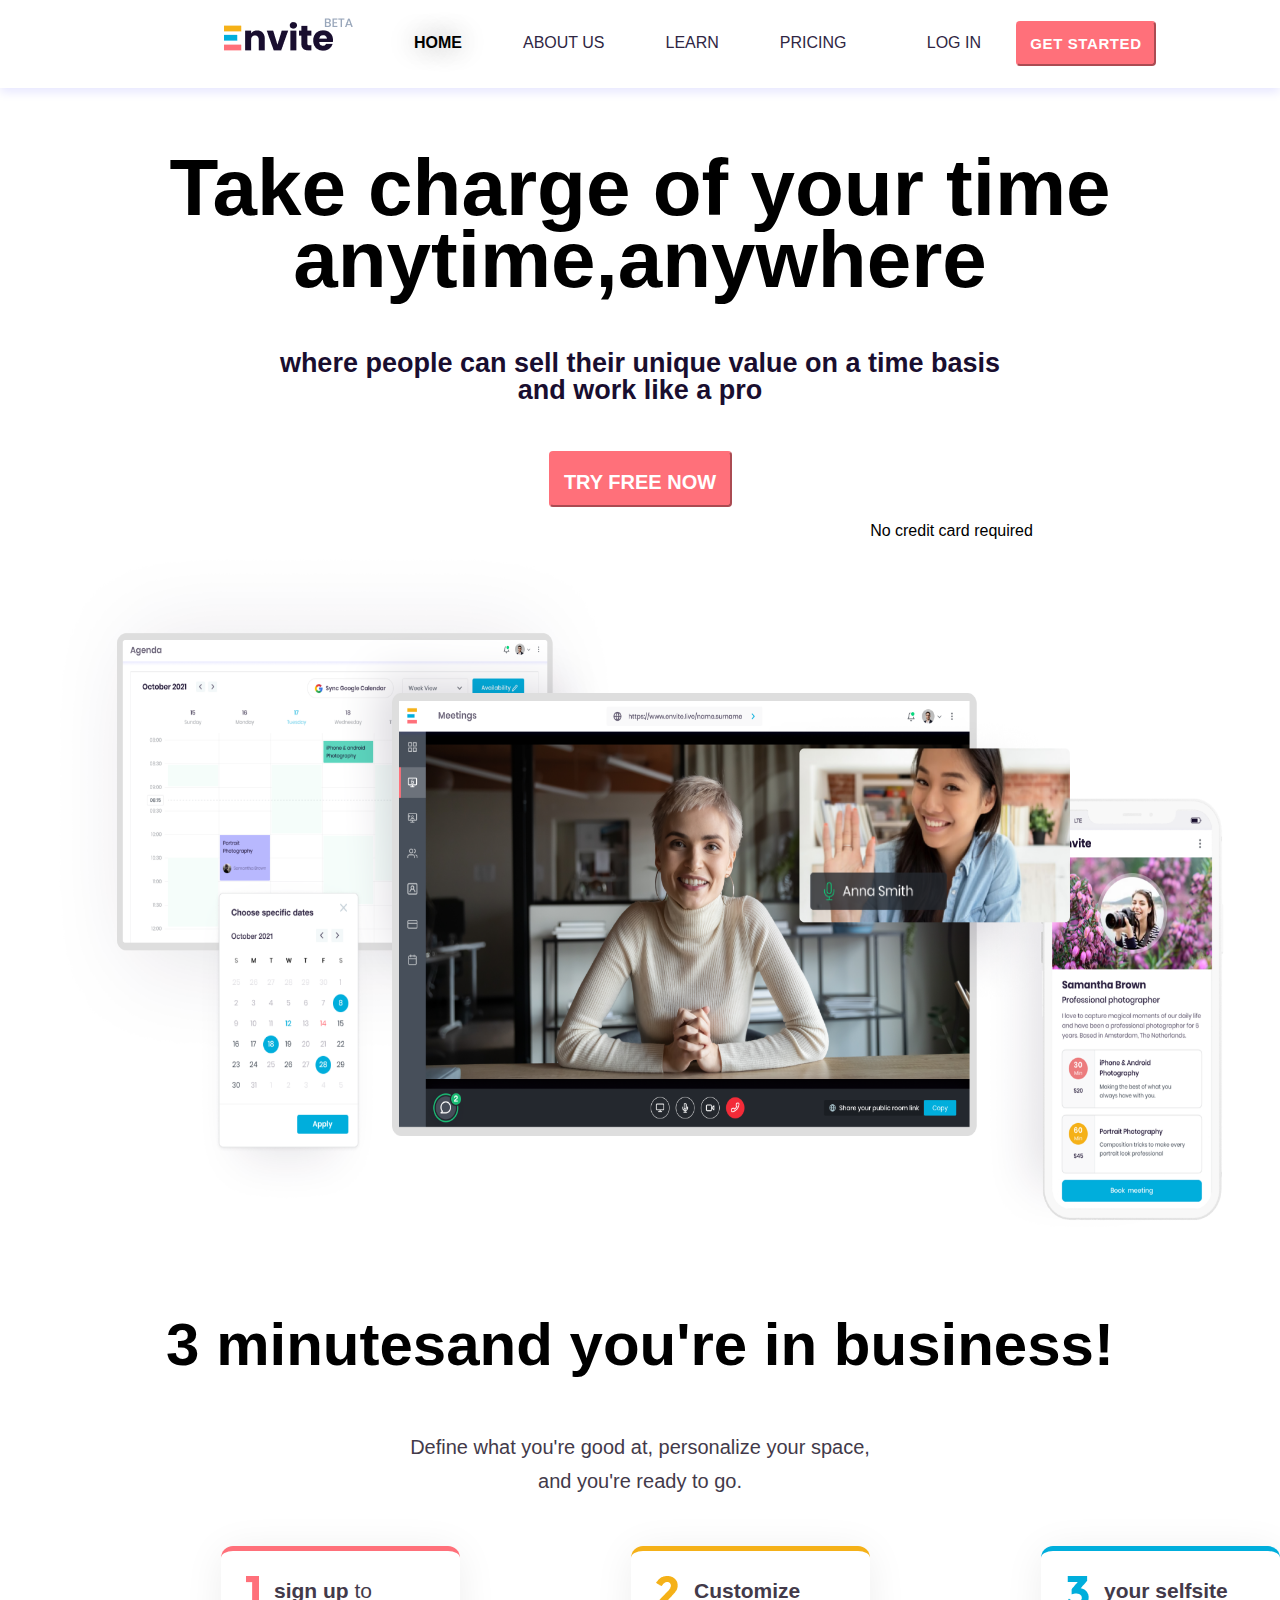
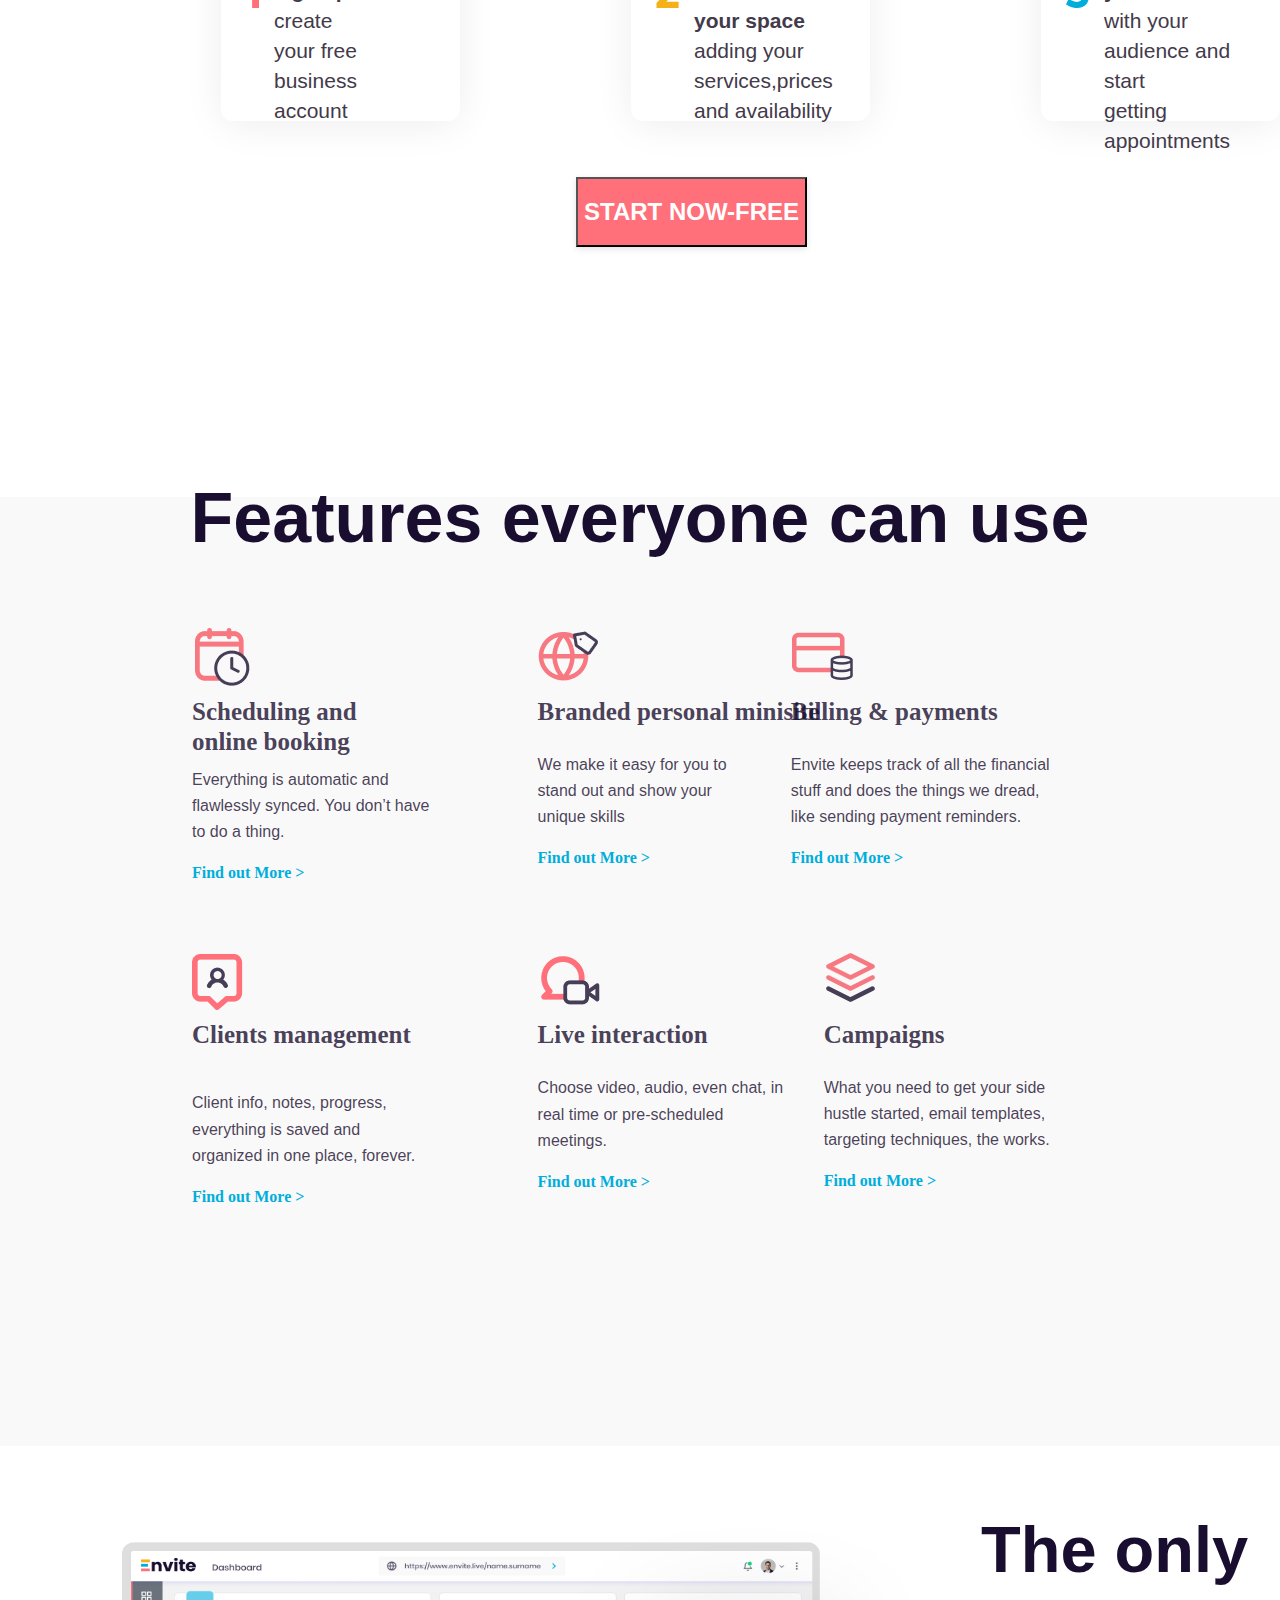
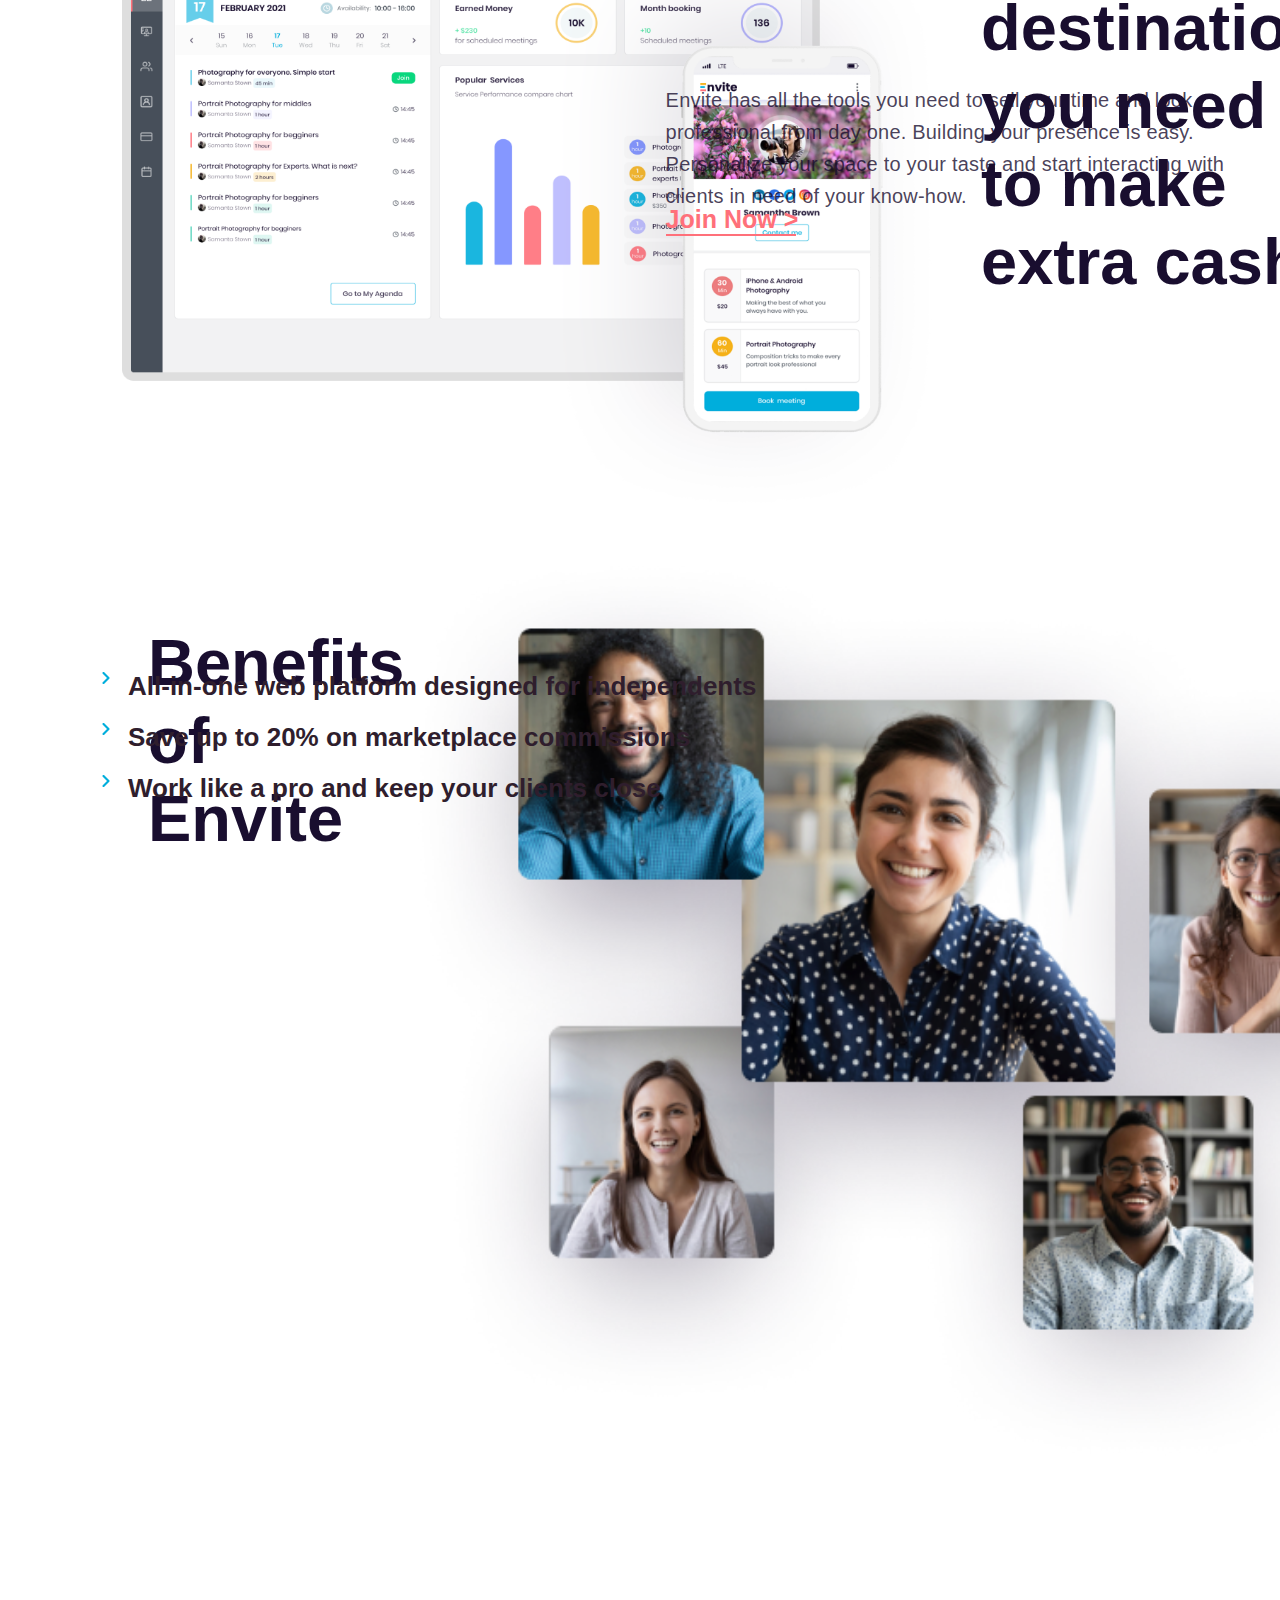
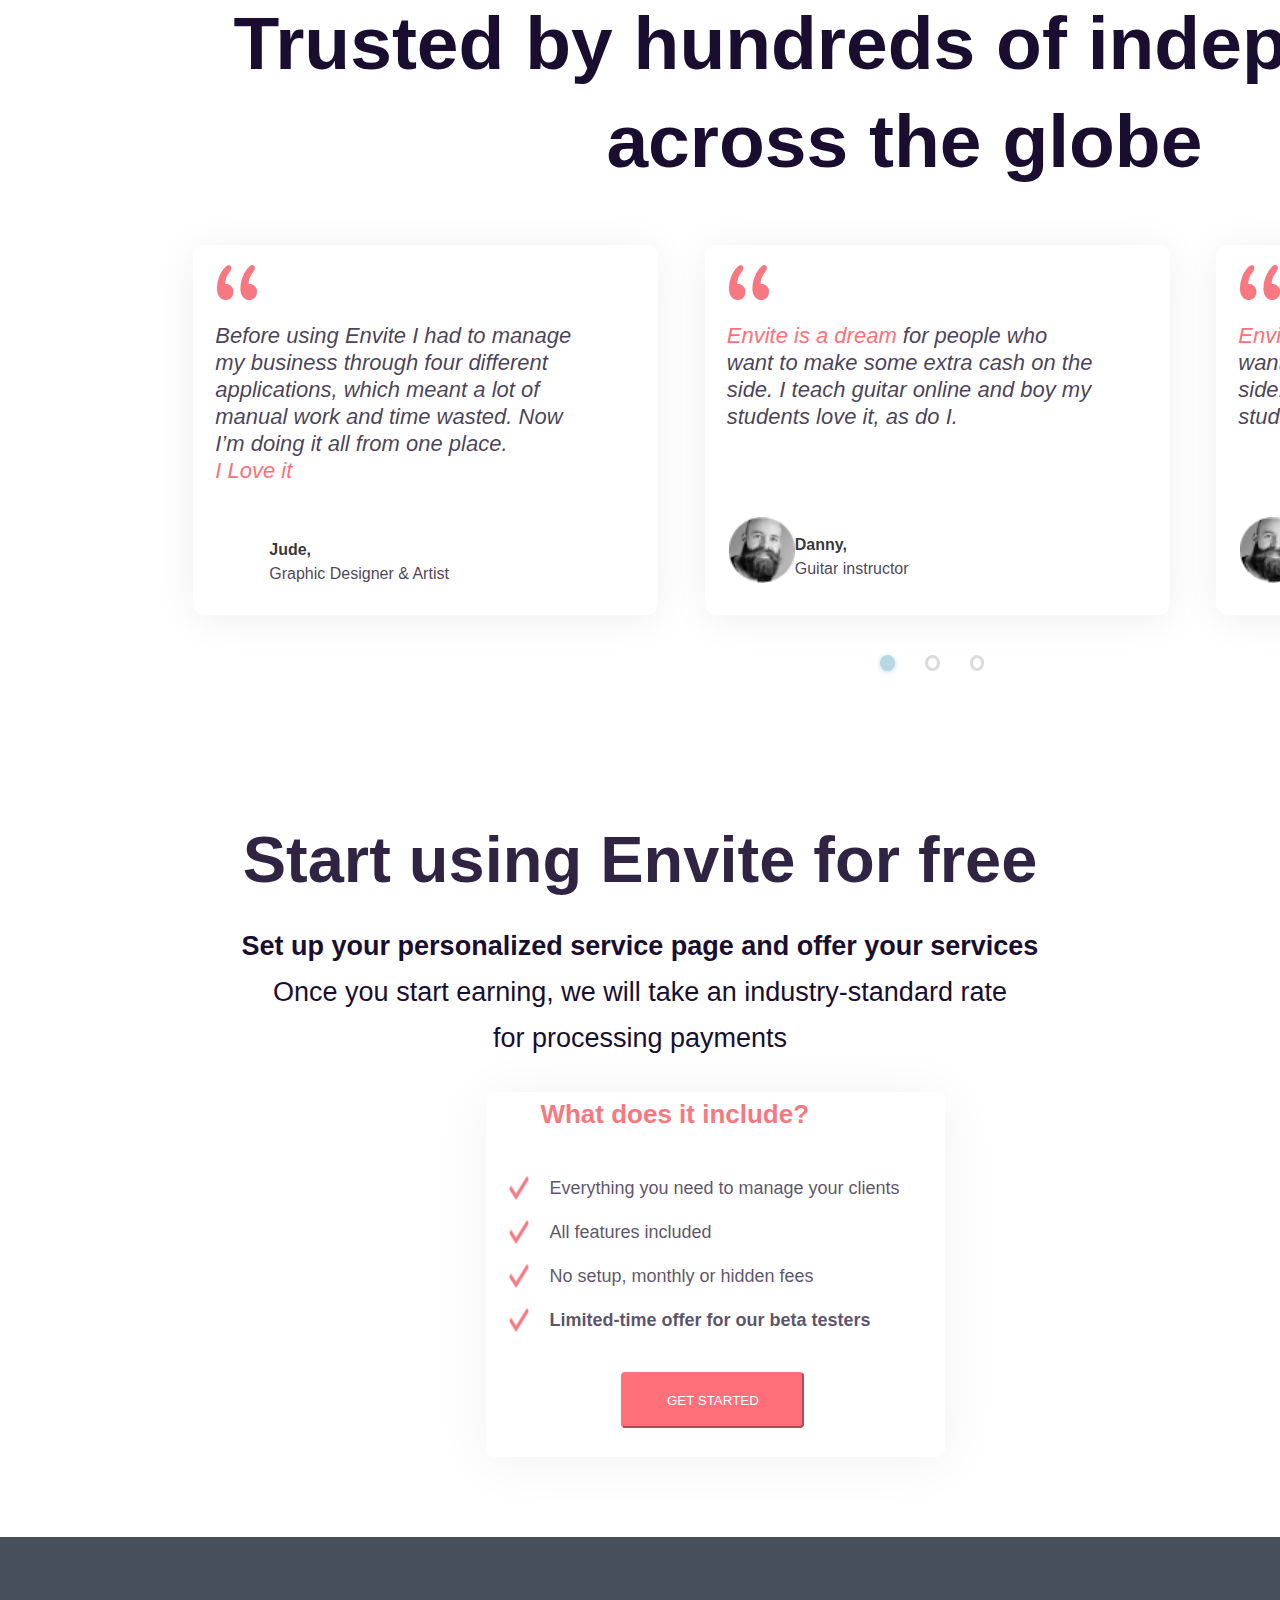
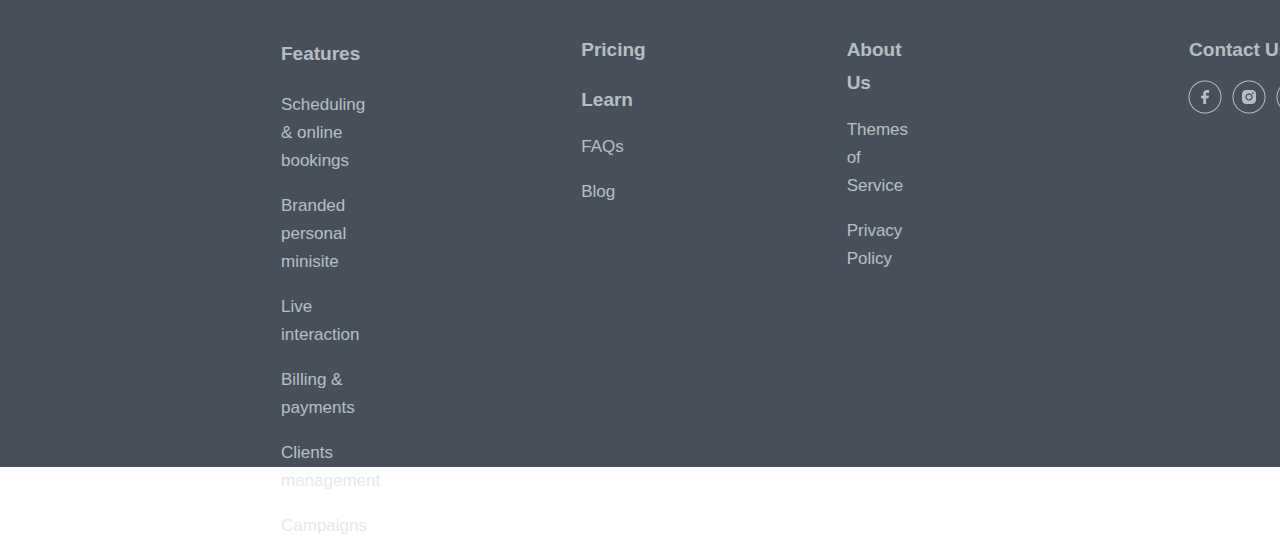
<file: index.html>
<!DOCTYPE html>
<html lang="en">
<head>
    <meta charset="UTF-8">
    <meta http-equiv="X-UA-Compatible" content="IE=edge">
    <meta name="viewport" content="width=device-width, initial-scale=1.0">
    <link rel="stylesheet" href="style.css"/>
    <title>გიორგი ბეჟაშვილი</title>
</head>
<body>
 
    <div class="menubar">
        <div class="leftmenu">
            <div class="logobar">
                <img src="photos/Group 2720.png">
            </div>
            <ul>
                <li><a class="active" href="index.html">HOME</a></li>
                <li><a href="about.html">ABOUT US</a></li>
                <li><a href="learn.html">LEARN</a></li>
                <li><a href="pricing.html">PRICING</a></li>
            </ul>
        </div>
        <div class="rightmenu">
            <ul>
            <li><a href="login.html">LOG IN</a></li>
            <button class="red_button8">GET STARTED</button>
           

            
        </ul>
        </div>
    </div>
    
   <div class="container">
       <h1 > Take charge of your time<br> anytime,anywhere  </h1>
       <div class="text2"> where people can sell their unique value on a time basis<br> and work like a pro</div>
       <button class="red_button"><h2>TRY FREE NOW </h2></button>
       <div class="text-below" > No credit card required  </div>

       <div class="img1"> 
            <img  width=1200 height=700    src="photos/Group 2680.png" alt="">
       </div>
       <div class="text3"><h2> 3 minutesand you're in business! </h2> </div>
       <div class="text4"> Define what you're good at, personalize your space,<br> and you're ready to go.</div>

       <div class="container2">
           <div class="box1"> 
               <div class="image">
                   <img src="photos/Vector.png">
                   </div>
                   <div class="text5"><b>sign up</b> to create<br> your free business<br> account </div>
       </div>
       <div class="box2"> 
        <div class="image">
            <img src="photos/Vector (1).png">
            </div>
            <div class="text5"><b>Customize your space</b><br>adding your services,prices<br>and availability </div>
</div>
<div class="box3"> 
    <div class="image">
        <img src="photos/Vector (2).png">
        </div>
        <div class="text5"><b>your selfsite</b> <br> with your audience and start<br> getting appointments </div>
</div>
    </Div>
    </div>

   
   <div class="nextbut">
    <button class="red_button2"><h2>START NOW-FREE </h2></button>
    </div>  
    <div class="features">
    <div class="features_1">
        <div class="text6"><h1>Features everyone can use</h1></div>
    </div>

       
    <div class="future">
        <div class="aura1">
        <img class="imagenext" src="photos/f1.png" alt="">
       <div> <p class="sched">  Scheduling and<br>
            online booking</p></div>
            <div class="next"><p>  Everything is automatic and <br>flawlessly synced. You don’t have <br>to do a thing. </p></div>
            <a class="blaing" href="somewhere" > Find out More ></a>
        </div>
        
        <div class="aura2">
            <img class="imagenext2" src="photos/f2.png" alt="">
        <div> <p class="sched2">  Branded personal minisite</p></div>
         <div class="next2"><p>  We make it easy for you to<br> stand out and show your<br> unique skills </p></div>
        <a class="blaing2" href="somewhere" > Find out More ></a>
    </div>

    <Div class="aura3">
         <img class="imagenext3" src="photos/f3.png" alt="">
         <div> <p class="sched3">  Billing & payments</p></div>
          <div class="next3"><p> Envite keeps track of all the financial<br> stuff and does the things we dread,<br> like sending payment reminders. </p></div>
         <a class="blaing3" href="somewhere" > Find out More ></a>
          </div>
  
        </div>
        <div class="future">
            <div class="aura1">
            <img class="imagenext" src="photos/f4.png" alt="">
           <div> <p class="sched"> Clients management</p></div>
                <div class="next"><p>Client info, notes, progress,<br> everything is saved and<br> organized in one place, forever.  </p></div>
                <a class="blaing" href="somewhere" > Find out More ></a>
            </div>
            
            <div class="aura2">
                <img class="imagenext2" src="photos/f5.png" alt="">
            <div> <p class="sched2">  Live interaction</p></div>
             <div class="next2"><p>  Choose video, audio, even chat, in<br> real time or pre-scheduled<br> meetings. </p></div>
            <a class="blaing2" href="somewhere" > Find out More ></a>
        </div>
    
        <Div class="aura3">
             <img class="imagenext3" src="photos/f6.png" alt="">
             <div> <p class="sched3">  Campaigns</p></div>
              <div class="next3"><p>  What you need to get your side<br> hustle started, email templates,<br> targeting techniques, the works. </p></div>
             <a class="blaing3" href="somewhere" > Find out More ></a>
              </div>
      
            </div>

        </Div>

        <div class="waking">
            <div class="photowake1"><img class="photowake" src="photos/Letsgo.png"></div>
            <div class="photonext"><p>   The only destination<br>
                you need to make<br>
                extra cash </p></div>
                <div class="photobelow"><p> Envite has all the tools you need to sell your time and look <br>
                    professional from day one. Building your presence is easy.<br>
                     Personalize your space to your taste and start interacting with<br>
                      clients in need of your know-how.
                      </p>   </div>
                      <div class="join"><a href="here"> Join Now > </a>
                    <div class="joinbelow"></div>
                    </div>
                      
        </div>
        
        <div class="wakingup">
            <div class="textfirst"><p>Benefits of Envite</p>  </div>
            <Div class="textsecond" ><img src="photos/Vector (3).png"> </Div>
            <div class="textsecond2"><h1>  All-in-one web platform designed for independents</h1></Div>
            
                <Div class="textsecond3" ><img src="photos/Vector (3).png"> </Div>
                <div class="textsecond4"><h1>Save up to 20% on marketplace commissions</h1></Div>

                    <Div class="textsecond5" ><img src="photos/Vector (3).png"> </Div>
                    <div class="textsecond6"><h1>Work like a pro and keep your clients close</h1></Div>   

                     <Div class="photojust"><img class="photojust2"  src="photos/gambare.png">       </Div>   
        </div>
        
        <div class="trusted">
            <p>Trusted by hundreds of independents across the globe
                </p>
               
        </div>

        <div class="boxer">
            <div class="boxer1">
                <div class="boxphoto"><img src="photos/box1.png">   </div>
                <div class="boxtext1"><p> Before using Envite I had to manage<br> my business through four  different<br> applications,
                     which meant a lot of<br> manual work and time wasted.
                      Now<br> I’m doing it all from one place.<br><span class="redye">I Love it</span></p>
                      
                </div>
                <div class="boxtext3"><p> <span class="jude">Jude,</span> <br>
                 <span class="graphic">   Graphic Designer & Artist </span>  </p></div>


            </div>

            <div class="boxer2">
                <div class="boxphoto"><img src="photos/box1.png">   </div>
                <div class="boxtext5"><p> <span class="envite">Envite is a dream</span> for people who<br> want to make some extra cash on the<br> side.
                     I teach guitar online and boy my<br> students love it, as do I.   </p></div>
                <div class="boxtext6"><img class="ovaluri" src="photos/Oval.png"><p> <span class="idkman">Danny,</span><br><span class="guitar">Guitar instructor</span></p></div>
                <div class="boxtext7"><p>    </p></div>
                <div class="boxtext8"><p>    </p></div>


            </div>

            <div class="boxer3">
                <div class="boxphoto"><img src="photos/box1.png">   </div>
                <div class="boxtext5"><p> <span class="envite">Envite is a dream</span> for people who<br> want to make some extra cash on the<br> side.
                    I teach guitar online and boy my<br> students love it, as do I.   </p></div>
               <div class="boxtext6"><img class="ovaluri" src="photos/Oval.png"><p> <span class="idkman">Danny,</span><br><span class="guitar">Guitar instructor</span></p></div>
                <div class="boxtext11"><p>    </p></div>
                <div class="boxtext12"><p>    </p></div>


            </div>

        </div>

    <div class="cmonman">
        <div class="start"> </div>
        <div class="start2"></div>
        <div class="start2"></div>
    </div>

    <div class="using">
        <div class="starting">Start using Envite for free   </div>
        <div class="set-up">Set up your personalized service page and offer your services</div>
        <div class="once">Once you start earning, we will take an industry-standard rate<br> for processing payments</div>
    </div>

    <div class="what">
        <div class="does"> What does it include?</div>
        <div class="nakrebi">
            <div class="nakrebi1">
      <img class="wichka" src="photos/wchk.png">
        <div class="evry">Everything you need to manage your clients</div>

    </div>

    <div class="nakrebi1">
        <img class="wichka" src="photos/wchk.png">
          <div class="evry">All features included</div>
  
      </div>
<div class="nakrebi1">
      <img class="wichka" src="photos/wchk.png">
        <div class="evry">No setup, monthly or hidden fees</div>

    </div>
    <div class="nakrebi1">
        <img class="wichka" src="photos/wchk.png">
          <div class="limited">Limited-time offer for our beta testers</div>
  
      </div>

      <button class="red_button3">GET STARTED</button>

    </div>
    </div>

    <Div class="black">
        <div class="cotaga"> 
            <div class="daiwyo">   
                <ul>
                    <li><a class="ravicime" href="oxoxox">Features</a></li>

                    <li><a class="ravicime2" href="jandaba">      Scheduling & online bookings </a></li>

                    <li><a class="ravicime2" href="jandaba">        Branded personal minisite </a></li>

                    <li><a class="ravicime2" href="jandaba">        Live interaction </a></li>

                    <li><a class="ravicime2" href="jandaba">     Billing & payments </a></li>

                    <li><a class="ravicime2" href="jandaba">      Clients management  </a></li>

                    <li><a class="ravicime2" href="jandaba">      Campaigns  </a></li>
                      


                </ul>

            </div>
            <div class="vagrdzelebt">
                <ul>
                    <li><a class="ravicime4" href="lalala"> Pricing </a></li>
                    <li><a class="ravicime4" href="lalala"> Learn </a></li>
                    <li><a class="ravicime2" href="lalala"> FAQs </a></li>
                    <li><a class="ravicime2" href="lalala"> Blog </a></li>

                </ul>
            </div>

            <div class="vagrdzelebt2">
            <ul>
            <li><a class="ravicime4" href="lalala"> About Us </a></li>
           
            <li><a class="ravicime2" href="lalala"> Themes of Service </a></li>
            <li><a class="ravicime2" href="lalala"> Privacy Policy </a></li>
        </ul>
    </div>

        <Div class="kaiae">
            <ul>
                <li><a class="ravicime4" href="lalala"> contact Us </a></li>
                </ul>
                <img class="aiesaa" src="photos/bmbm.png">
        </Div>

        </div>
    </Div>
    




        <body>
</file>
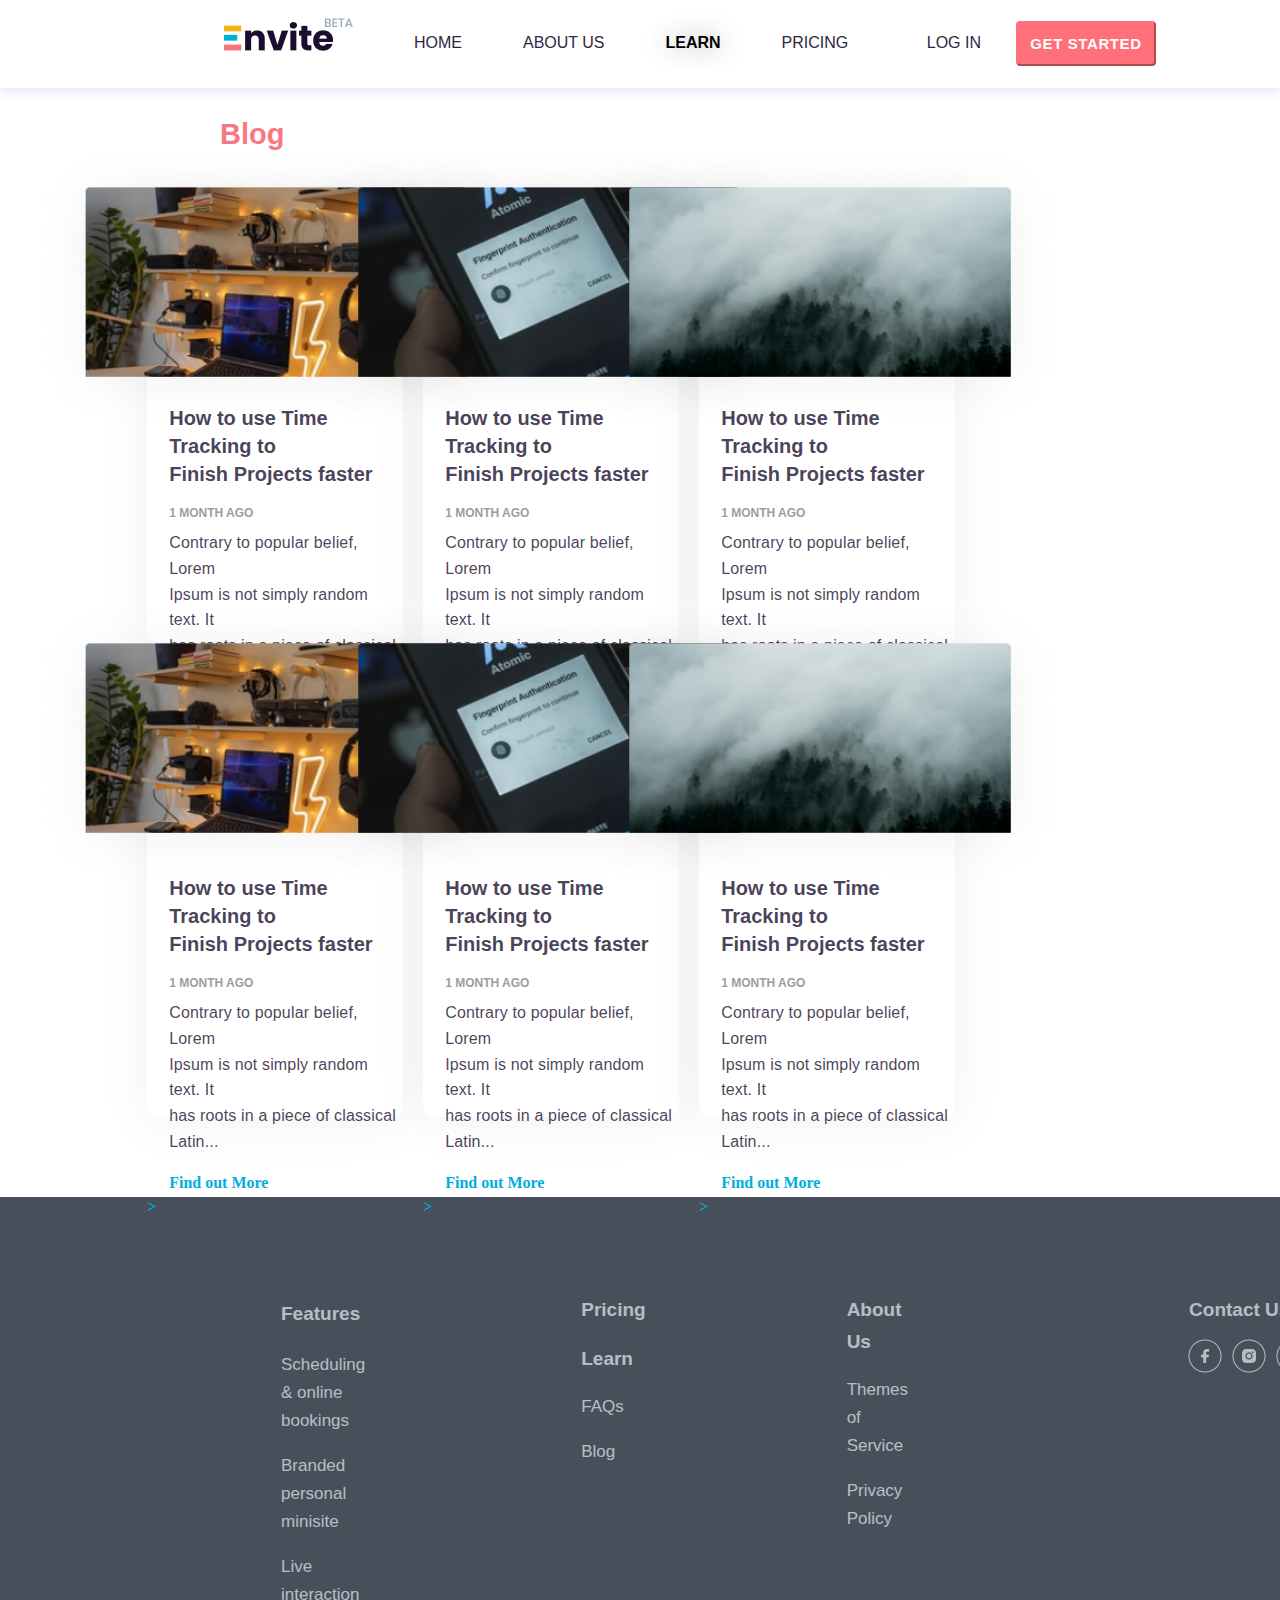
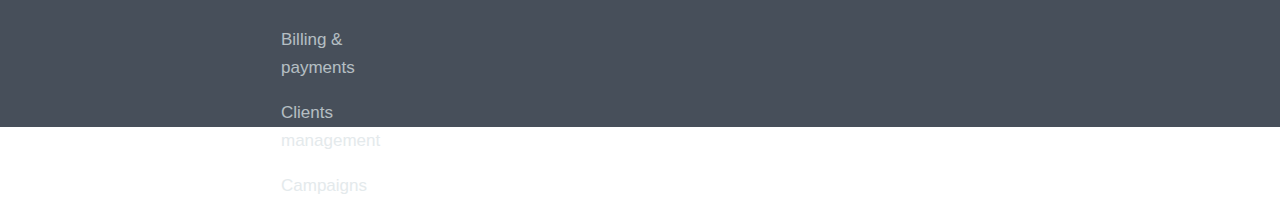
<file: learn.html>
<!DOCTYPE html>
<html lang="en">
<head>
    <meta charset="UTF-8">
    <meta http-equiv="X-UA-Compatible" content="IE=edge">
    <meta name="viewport" content="width=device-width, initial-scale=1.0">
    <link rel="stylesheet" href="style.css"/>
    <link rel="stylesheet" href="learn.css"/>
    <title>გიორგი ბეჟაშვილი</title>
</head>
<body>

    <div class="menubar">
        <div class="leftmenu">
            <div class="logobar">
                <img src="photos/Group 2720.png">
            </div>
            <ul>
                <li><a href="index.html">HOME</a></li>
                <li><a href="about.html">ABOUT US</a></li>
                <li><a class="active" href="learn.html">LEARN</a></li>
                <li><a href="pricing.html">PRICING</a></li>
            </ul>
        </div>
        <div class="rightmenu">
            <ul>
            <li><a href="login.html">LOG IN</a></li>
            <button class="red_button8">GET STARTED</button>
        </ul>
        </div>
    </div>

    <div class="page3">
        <div class="blog"><p>Blog</p></div>
    </div>

    <Div class="contrary">
        <div class="column1">
            <img class="love1" src="photos/love1.png" >
          <div class="track">   How to use Time Tracking to<br> Finish Projects faster</div> 
          <div class="blur">1 Month ago</div>
            <Div class="lorem">Contrary to popular belief, Lorem<br>
                 Ipsum is not simply random text. It<br>
                  has roots in a piece of classical Latin...</Div>
                  <p>   <a class="blaing" href="somewhere" > Find out More ></a></p>
        </div>
        <div class="column2">
            <img class="love2" src="photos/love2.png">
            <div class="track">   How to use Time Tracking to<br> Finish Projects faster</div>
            <div class="blur">1 Month ago</div>
            <Div class="lorem">Contrary to popular belief, Lorem<br>
                Ipsum is not simply random text. It<br>
                 has roots in a piece of classical Latin...</Div>
                 <p>   <a class="blaing" href="somewhere" > Find out More ></a></p>
        </div>
        <div class="column3">
            <img class="love3" src="photos/love3.png">
            <div class="track">   How to use Time Tracking to<br> Finish Projects faster</div>
            <div class="blur">1 Month ago</div>
            <Div class="lorem">Contrary to popular belief, Lorem<br>
                Ipsum is not simply random text. It<br>
                 has roots in a piece of classical Latin...</Div>
              <p>   <a class="blaing" href="somewhere" > Find out More ></a></p>
        </div>

    </Div>
   

    <Div class="contrary">
        <div class="column4">
            <img class="love4" src="photos/love1.png" >
            <div class="track">   How to use Time Tracking to<br> Finish Projects faster</div>
            <div class="blur">1 Month ago</div>
            <Div class="lorem">Contrary to popular belief, Lorem<br>
                Ipsum is not simply random text. It<br>
                 has roots in a piece of classical Latin...</Div>
                 <p>   <a class="blaing" href="somewhere" > Find out More ></a></p>
        </div>
        <div class="column5">
            <img class="love5" src="photos/love2.png">
            <div class="track">   How to use Time Tracking to<br> Finish Projects faster</div>
            <div class="blur">1 Month ago</div>
            <Div class="lorem">Contrary to popular belief, Lorem<br>
                Ipsum is not simply random text. It<br>
                 has roots in a piece of classical Latin...</Div>
                 <p>   <a class="blaing" href="somewhere" > Find out More ></a></p>
        </div>
        <div class="column6">
            <img class="love6" src="photos/love3.png">
            <div class="track">   How to use Time Tracking to<br> Finish Projects faster</div>
            <div class="blur">1 Month ago</div>
            <Div class="lorem">Contrary to popular belief, Lorem<br>
                Ipsum is not simply random text. It<br>
                 has roots in a piece of classical Latin...</Div>
                 <p>   <a class="blaing" href="somewhere" > Find out More ></a></p>
        </div>

    </Div>
  
    <Div class="black">
        <div class="cotaga"> 
            <div class="daiwyo">   
                <ul>
                    <li><a class="ravicime" href="oxoxox">Features</a></li>

                    <li><a class="ravicime2" href="jandaba">      Scheduling & online bookings </a></li>

                    <li><a class="ravicime2" href="jandaba">        Branded personal minisite </a></li>

                    <li><a class="ravicime2" href="jandaba">        Live interaction </a></li>

                    <li><a class="ravicime2" href="jandaba">     Billing & payments </a></li>

                    <li><a class="ravicime2" href="jandaba">      Clients management  </a></li>

                    <li><a class="ravicime2" href="jandaba">      Campaigns  </a></li>
                      


                </ul>

            </div>
            <div class="vagrdzelebt">
                <ul>
                    <li><a class="ravicime4" href="lalala"> Pricing </a></li>
                    <li><a class="ravicime4" href="lalala"> Learn </a></li>
                    <li><a class="ravicime2" href="lalala"> FAQs </a></li>
                    <li><a class="ravicime2" href="lalala"> Blog </a></li>

                </ul>
            </div>

            <div class="vagrdzelebt2">
            <ul>
            <li><a class="ravicime4" href="lalala"> About Us </a></li>
           
            <li><a class="ravicime2" href="lalala"> Themes of Service </a></li>
            <li><a class="ravicime2" href="lalala"> Privacy Policy </a></li>
        </ul>
    </div>

        <Div class="kaiae">
            <ul>
                <li><a class="ravicime4" href="lalala"> contact Us </a></li>
                </ul>
                <img class="aiesaa" src="photos/bmbm.png">
        </Div>

        </div>
    </Div>
    

        <body>
            </html>
</file>
<file: style.css>
ul{
    list-style-type: none;
    margin: 0;
    padding: 0;
}
.menubar{
    display: flex;
    justify-content: space-between;
    box-shadow: 0px 4px 10px 0px #0000FF1A;
    padding-top: 14px;
    padding-bottom: 14px;
    padding-left: 124px;
    padding-right: 124px;
    height: 60px;
}
body{
    margin: 0;
    font-family: sans-serif;
}
ul li a{
    text-decoration: none;
    font-family: sans-serif;
    font-style: normal;
    font-weight: 500;
    font-size: 16px;
    line-height: 24px;    
    color: #2F2643;  
    
}
li{
    float: left;
    padding-left: 61px;
    margin-top: 17px;
  
}
.leftmenu{
    display: flex;
    justify-content: space-between;
    margin-left: 100px;
}
.rightmenu{
    text-decoration: none;
    list-style-type: none; 
}
.active{
    background-color: solid rgb(54, 54, 54);
    color: black;
    font-weight: 700;
    text-shadow: 0px 0px 27px rgba(0,0,0,0.43);
}
/* menu ends */

.container{
    margin-top: 64px;
    font-style: normal;
    text-align: center;
    font-weight: 700;
    font-size: 40px;
    line-height: 72px;
}

.text2{
    font-style: normal;
    font-weight: 550;
    font-size: 27px;
    line-height: 103%;
    color: #190E2F;
    text-align: center;
}

.red_button{
    background: #FF707A;
    width: 183px;
    height: 56px;
    text-align: center;
    color: white;
    border-radius: 4px;
    border-color: #FF707A;
    margin-top: 46px;
}

.text-below{
  font: 14px;
  font-weight: normal;
  width: 163px;
  height: 14px;
  margin-left: 870px;
  line-height: 103%;
  font-size: 16px;
  margin-top: 12px;
}

.text4{
    font-style: normal;
font-weight: 500;
font-size: 20px;
line-height: 170.6%;
text-align: center;
margin-top: 24px;
color: #433A4A;
}

.box1{
    margin-left: 32px;
    border-top: #FF707A solid 5px;
    display: flex;
    width: 320px;
    height: 120px;
    background: #FFFFFF;
    box-shadow: 0px 4px 40px -2px rgba(0, 0, 0, 0.08);
    border-radius: 12px;
    size: 10px;
    line-height: 26px;
    font-style: normal;
    margin-left: 171px;
    font-size: 21px;
    font-weight: 500;
    padding: 25px;
    text-align: left;
}

.container2{
    margin-top: 48px;
    display: flex;
    margin-left: 50px;
}

.box2{
    margin-left: 32px;
    border-top: #F5B118 solid 5px;
    display: flex;
    size: 10px;
    background: #FFFFFF;
    box-shadow: 0px 4px 40px -2px rgba(0, 0, 0, 0.08);
    border-radius: 12px;
    size: 10px;
    line-height: 26px;
    font-style: normal;
    margin-left: 171px;
    font-size: 21px;
    font-weight: 500;
    padding: 25px;
    text-align: left;
    width: 320px;
    height: 120px;
}

.box3{
    margin-left: 32px;
    border-top: #00AEDC solid 5px;
    display: flex;
    width: 320px;
    height: 120px;
    background: #FFFFFF;
    box-shadow: 0px 4px 40px -2px rgba(0, 0, 0, 0.08);
    border-radius: 12px;
    line-height: 26px;
    font-style: normal;
    margin-left: 171px;
    font-size: 21px;
    font-weight: 500;
    padding: 25px;
    text-align: left;
}
.text5{
    margin-left: 15px;
    line-height: 30px;
    color: #433A4A;
}
.red_button2{
font-style: normal;
font-weight: bold;
font-size: 16px;
line-height: 24px;
text-align: center;
color: white;
margin-top: 56px;
background: #FF707A;
box-shadow: 0px 2px 6px rgba(30, 33, 74, 0.12);
border-radius:#FF707A 4px;
margin-left: 45%;
}

.text6{
    width: 1200;
height: 65px;
font-style: normal;
font-weight: bold;
font-size: 35px;
line-height: 120%;
text-align: center;
color: #190E2F;
margin-top: 180px;

}
/* starting from new color */
.features{
    width: 100%;
height: 949px;
width: 100%;
background: #F9F9F9;
margin-top: 250px;
}

.future{
    justify-content: space-between;
    display: flex;
  
}
.aura1{
    margin-left: 15%;
    margin-top: 5%;

}

.sched{
 /*   margin-top: 1%;
    font-size: 30px;
    line-height:40px;
    font-weight: bold;
    text-align: left; */
    width: 300px;
    height: 40px;
    margin-right: 120%;
    font-family: 'Poppins';
font-style: normal;
font-weight: 600;
font-size: 25px;
line-height: 30px;
margin-top: 1%;

color: rgba(25, 14, 47, 0.8);

  
}

.next{
   font-style: normal;
font-weight: normal;
font-size: 16px;
line-height: 163.3%; 
margin-top: 0;
text-align: left;
color: rgba(25, 14, 47, 0.8);
margin-top:10%;

}

.blaing{
    font-family: 'Poppins';
    font-style: normal;
    font-weight: 600;
    font-size: 16px;
    line-height: 24px;
    /* identical to box height */
    text-decoration: none;
    list-style-type: none;
    color: #00AEDC;   
    margin-right: 62%;
}
.aura2{
    margin-left: 42%;
    margin-top: 5%;
  
    height: 300px;
    width: 300px;
    position: absolute;
    
      
}
.sched2{
    font-family: 'Poppins';
font-style: normal;
font-weight: 600;
font-size: 25px;
line-height: 30px;
/* identical to box height */
margin-top: 1%;


color: rgba(25, 14, 47, 0.8);

}
.next2{
    
    font-style: normal;
    font-weight: normal;
    font-size: 16px;
    line-height: 163.3%; 
/* or 26px */

margin-top: 0;
color: rgba(25, 14, 47, 0.8);


}
.blaing2{
    font-family: 'Poppins';
    font-style: normal;
    font-weight: 600;
    font-size: 16px;
    line-height: 24px;
    /* identical to box height */
    text-decoration: none;
    list-style-type: none;
    color: #00AEDC;   

}

.aura3{
   margin-right: 18%;
   margin-top: 5%;
}
.sched3{
    
font-family: 'Poppins';
font-style: normal;
font-weight: 600;
font-size: 25px;
line-height: 30px;
/* identical to box height */


color: rgba(25, 14, 47, 0.8);
margin-top: 1%;
}
.next3{
font-style: normal;
font-weight: 400;
font-size: 16px;
line-height: 163.3%;
/* or 26px */
color: rgba(25, 14, 47, 0.8);

}
.blaing3{
    font-family: 'Poppins';
    font-style: normal;
    font-weight: 600;
    font-size: 16px;
    line-height: 24px;
    /* identical to box height */
    text-decoration: none;
    list-style-type: none;
    color: #00AEDC; 
}

/* photo-text */

.waking{
    display: flex;
}
.photowake{
    width: 829px;
height: 619.27px;
margin-top: 60px;
margin-left: 122px;

}
.photonext{
    font-family: 'DM Sans', sans-serif;;
font-style: normal;
font-weight: 700;
font-size: 65px;
line-height: 120%;
/* or 65px */
margin-top: 0;
margin-left: 30px;
color: #190E2F;
}

.photobelow{
    margin-top: 600px;
    margin-right: 400px;
    position:absolute;
    margin-left: 52%;
    margin-top: 17%;
    font-family: 'DM Sans', sans-serif;
font-style: normal;
font-weight: 500;
font-size: 20px;
line-height: 161.3%;
/* or 26px */

letter-spacing: 0.01em;
width: 600px;
color: rgba(25, 14, 47, 0.8);
}

.join {
    margin-top: 28%;
    margin-left:52%;
    position: absolute;
    font-family: 'Staatliches', 'cursive';
    font-family: 'Bebas Neue', 'cursive';
font-family: 'DM Sans', sans-serif;    
}

.join a{
    text-decoration: none;
    list-style-type: none;
    font-size: 25px;
    font-weight: bolder;
    color: #FF707A;;

}
.joinbelow{
    width: 130px;
height: 2px;
background-color: #FF707A;
}
/* text-photo */
.wakingup{
    display: flex;
    
    
}
.textfirst{
    font-family: 'DM Sans', sans-serif;;
    font-style: normal;
    font-weight: 700;
    font-size: 65px;
    line-height: 120%;
    /* identical to box height, or 65px */
    
    width: 600px;
height: 65px;
    color: #190E2F;
    margin-left: 148px;
    margin-top: 30px;

}
.textsecond2{
    font-size: normal;
  
    margin-top: 10%;
   position: absolute;
   font-family: 'Bebas Neue', "cursive";
   font-family: 'DM Sans', sans-serif;
   font-family: 'Poppins', sans-serif;
font-style: normal;
font-size: 13px;
line-height: 170.6%;
/* or 34px */
color: #2F1E2D;
margin-left: 10%;
display: flex;
    
}
.textsecond{
    margin-left: 8%;
    margin-top: 11%;
    position: absolute;
}
.textsecond4{
    font-size: normal;
  
    margin-top: 14%;
   position: absolute;
   font-family: 'Bebas Neue', "cursive";
   font-family: 'DM Sans', sans-serif;
   font-family: 'Poppins', sans-serif;
font-style: normal;
font-size: 13px;
line-height: 170.6%;
/* or 34px */
color: #2F1E2D;
margin-left: 10%;
display: flex;
    
}
.textsecond3{
    margin-left: 8%;
    margin-top: 15%;
    position: absolute;
}
.textsecond5{
    margin-left: 8%;
    margin-top: 19%;
    position: absolute;

}
.textsecond6{
    font-size: normal;
  
    margin-top: 18%;
   position: absolute;
   font-family: 'Bebas Neue', "cursive";
   font-family: 'DM Sans', sans-serif;
   font-family: 'Poppins', sans-serif;
font-style: normal;
font-size: 13px;
line-height: 170.6%;
/* or 34px */
color: #2F1E2D;
margin-left: 10%;
display: flex;

}
.photojust2{
    width: 1100px;
    height: 940px;
        
}
.trusted{
    width: 1604px;
height: 200px;

font-style: normal;
font-weight: 700;
font-size: 75px;
line-height: 130%;

text-align: center;

margin-top: 122px;
color: #190E2F;
margin-left: 8%;


}
.trusted p{
 margin: 0;
   
}

/* 3 something */

.boxer{
    width: 1550px;
    height: 370px;
    
    margin-left: 170px;
    margin-top: 50px;
    display: flex;
}
.boxer1{
    width: 30%;
    height: 100%;
    background: #FFFFFF;
box-shadow: 0px 4px 40px -2px rgba(0, 0, 0, 0.08);
border-radius: 12px;
    display: block;
    margin-left: 1.5%;

}
.boxphoto{
    margin: 20px 24px;
    display: flex;
}
.boxtext1{
  
    font-style: italic;
font-weight: 500;
font-size: 22px;
line-height: 27px;

color: rgba(25, 14, 47, 0.8);
width: 359px;
height: 200px;
margin-left: 22px;
}
.redye{
    color:  #FF707A;
}
.boxtext3{
    margin-left: 76px;
    margin-top: 16px;
}
.graphic{
    font-style: normal;
font-weight: 500;
font-size: 16px;
line-height: 24px;

color: rgba(25, 14, 47, 0.8); 
}
.jude{
    font-style: normal;
    font-weight: 700;
    font-size: 16px;
    line-height: 24px;
    
    color: rgba(0, 0, 0, 0.8);  
}
.boxer2{
    width: 30%;
    height: 100%;
    background: #FFFFFF;
box-shadow: 0px 4px 40px -2px rgba(0, 0, 0, 0.08);
border-radius: 12px;
    display: block;
    margin-left: 3%;
}
.boxtext5{
   
    font-style: italic;
font-weight: 500;
font-size: 22px;
line-height: 27px;

color: rgba(25, 14, 47, 0.8);
margin-left: 22px;
}
.envite{
    color:  #FF707A;    
}
.boxtext6{
    display: flex;
    margin-left:24px;
    margin-top: 87px;
}
.ovaluri{
    height: 66px;
    width: 66px;
}
.idkman{
    font-style: normal;
    font-weight: 700;
    font-size: 16px;
    line-height: 24px;
    color: rgba(0, 0, 0, 0.8);
}
.guitar{
    font-style: normal;
    font-weight: 500;
    font-size: 16px;
    line-height: 24px;
    color: rgba(25, 14, 47, 0.8); 
}
.boxer3{
    width: 30%;
    height: 100%;
    background: #FFFFFF;
box-shadow: 0px 4px 40px -2px rgba(0, 0, 0, 0.08);
border-radius: 12px;
    display: block;
    margin-left: 3%;

}
.start{
    width: 14.83px;
height: 16px;
border-radius: 50%;
margin-left: 880px;
margin-top: 40px;
background: #B9D7E0;
box-shadow: 0px 1px 6px -2px rgba(19, 123, 220, 0.6);
}
.start2{
    width: 14.83px;
    height: 16px;
    margin-left: 30px;
    margin-top: 40px;
    border-radius: 50%;
    border:  solid #DADBDD;
    box-sizing: border-box;
}

.cmonman{
    display: flex;
}

.using{
    text-align: center;
    margin-top: 150px;
}

.starting{
    font-style: normal;
    font-weight: 700;
    font-size: 65px;
    line-height: 120%;

    text-align: center;
    color: #190E2F;
    opacity: 0.9;
}

.set-up{
    font-style: normal;
    font-weight: 600;
    font-size: 27px;
    line-height: 170%;

    text-align: center;
    margin-top: 25px;
    color: #190E2F;
    
}
.once{

font-size: 27px;
font-style: normal;
font-weight: 400;
line-height: 170%;
letter-spacing: 0em;
text-align: center;
color: #190E2F;

}
.what{
    
    width: 459px;
    height: 365px;
    margin-left: 38%;
    margin-top: 30px;
    background: #FFFFFF;
box-shadow: 0px 4px 56px rgba(0, 0, 0, 0.06);
border-radius: 8px;
}
.does{
    font-style: normal;
font-weight: 600;
font-size: 26px;
line-height: 170%;
/* identical to box height, or 34px */
margin-top: 31px;
margin-left: 54px;
margin-top: 20px;


color: #F77881;

}
.nakrebi{
   
    margin-top: 20px;
}

.nakrebi1{
    display: flex;
    
}
.wichka{
    margin-top: 20px;
    margin-left: 23px;
}
.evry{
    margin-left: 20px;
    margin-top:20px;
    font-style: normal;
font-weight: normal;
font-size: 18px;
line-height: 24px;
/* identical to box height */
color: rgba(25, 14, 47, 0.8);
opacity: 0.9;
}
.limited{
    font-style: normal;
font-weight: 700;
font-size: 18px;
line-height: 24px;
/* identical to box height */
margin-left: 20px;
margin-top:20px;

color: rgba(25, 14, 47, 0.8);

opacity: 0.9;
}
.red_button3{
    background: #FF707A;
    width: 183px;
    height: 56px;
    text-align: center;
    color: white;
    border-radius: 4px;
    border-color: #FF707A;
    margin-top: 40px;
    margin-left: 135PX;
}
.black{
    width: 100%;
    height: 530px;
    background: #474F5A;
mix-blend-mode: normal;
margin-top: 80px;
}
.cotaga{
    display: flex;
}

.daiwyo{
    width: 300px;
    height: 320px;
 
    margin-left: 220px;
    margin-top: 80px;
}
.ravicime{
    font-style: normal;
    font-weight: 750;
    font-size: 19px;
    line-height: 210%;
    /* or 29px */
    
    text-transform: capitalize;
    
    /* Morning */
    
    color: #DBE3E6;
    
    opacity: 0.75;
}
.ravicime2{
    font-style: normal;
font-weight: 500;
font-size: 17px;
line-height: 28px;

/* Morning */

color: #DBE3E6;

opacity: 0.75;
}
.vagrdzelebt{
    width: 150px;
    height: 200px;
   
    margin-left:140px ;
    margin-top:80px ;

}
.ravicime4{
    font-style: normal;
    font-weight: 750;
    font-size: 19px;
    line-height: 170%;
    
    text-transform: capitalize;
    color: #DBE3E6;
    
    opacity: 0.75;
}
.vagrdzelebt2{
    width: 250px;
    height: 200px;
    
    margin-left:140px ;
    margin-top:80px ;

}
.kaiae{
    margin-left: 220px;
    height:100px;
    width: 250px;
   
    margin-top: 80px;
    text-align: left;
}
.aiesaa{
    margin-left: 60px;
    margin-top: 13px;
}
.red_button8{
    background: #FF707A;
    width: 140px;
    height: 45px;
    margin-top: 7px;
    font-size: 15px;
    font-weight: 700;
    letter-spacing: 0.04em;

/*
    width: 183px;
    height: 56px;
                    */
    text-align: center;
    color: white;
    border-radius: 4px;
    border-color: #FF707A;
   margin-left: 35px;
}
</file>
<file: learn.css>
.page3{
    top: 0;
    width: 100%;
    height: 30px;
}
.blog{
    margin-left: 220px;
    font-style: normal;
font-weight: 700;
font-size: 29px;
line-height: 120%;
/* identical to box height, or 29px */


color: #F77881;

}
.contrary:after{
  display: table;
 clear: both;

 box-sizing: border-box;
 content: "";
 
 
}


.column1{
    margin-top: 50px;
    margin-left: 11.5%;
    float: left;
    
 width: 20%;
 height: 450px;
 background: #FFFFFF;
box-shadow: 0px 4px 56px rgba(0, 0, 0, 0.06);
border-radius: 12px;

}
.love1 {
   
    width: 500px;
    height: 300px;
   margin-top: 0;
   position: absolute;
   left: 21.6%;
   top: 31.8%;
   transform: translate(-50%, -50%);
  
   
}
.love2{
    width: 501px;
    height: 300px;
   margin-top: 0;
   position: absolute;
   left: 42.9%;
   top: 31.8%;
   transform: translate(-50%, -50%);

}
.love3{
    width: 501px;
    height: 300px;
   margin-top: 0;
   position: absolute;
   left: 64.1%;
   top: 31.8%;
   transform: translate(-50%, -50%);
}
.love4 {
   
    width: 500px;
    height: 300px;
   margin-top: 0;
   position: absolute;
   left: 21.6%;
   top: 82.4%;
   transform: translate(-50%, -50%);
  
   
}
.love5{
    width: 501px;
    height: 300px;
   margin-top: 0;
   position: absolute;
   left: 42.9%;
   top: 82.4%;
   transform: translate(-50%, -50%);

}
.love6{
    width: 501px;
    height: 300px;
   margin-top: 0;
   position: absolute;
   left: 64.1%;
   top: 82.4%;
   transform: translate(-50%, -50%);
}

.column2{
    margin-top: 50px;
    margin-left: 20px;
    float: left;
    background: #FFFFFF;
    box-shadow: 0px 4px 56px rgba(0, 0, 0, 0.06);
    border-radius: 12px;
 width: 20%;
 height: 450px;
}
.column3{
    margin-top: 50px;
    margin-left: 20px;
    float: left;
    background: #FFFFFF;
    box-shadow: 0px 4px 56px rgba(0, 0, 0, 0.06);
    border-radius: 12px;
 width: 20%;
 height: 450px;
}
.column4{
    margin-top: 20px;
    margin-left: 11.5%;
    float: left;
    background: #FFFFFF;
    box-shadow: 0px 4px 56px rgba(0, 0, 0, 0.06);
    border-radius: 12px;
 width: 20%;
 height: 450px;
}
.column5{
    margin-top: 20px;
    margin-left: 20px;
    float: left;
    background: #FFFFFF;
    box-shadow: 0px 4px 56px rgba(0, 0, 0, 0.06);
    border-radius: 12px;
 width: 20%;
 height: 450px;
}.column6{
    margin-top: 20px;
    margin-left: 20px;
    float: left;
    background: #FFFFFF;
    box-shadow: 0px 4px 56px rgba(0, 0, 0, 0.06);
    border-radius: 12px;
 width: 20%;
 height: 450px;
}
.track{
 margin-top: 207px; 
 margin-left: 22px;
 font-style: normal;
font-weight: 700;
font-size: 20px;
line-height: 28px;
/* or 156% */


color: rgba(25, 14, 47, 0.8);  
}
.blur{
    font-style: normal;
font-weight: 600;
font-size: 12px;
line-height: 18px;
/* identical to box height */

text-transform: uppercase;

color: #9B9EA3;
margin-left: 22px;
margin-top: 16px;
}
.lorem{
    font-style: normal;
font-weight: 400;
font-size: 16px;
line-height: 161.3%;
/* or 26px */

letter-spacing: 0.01em;

color: rgba(25, 14, 47, 0.8);
margin-left: 22px;
margin-top: 8px; 
}
.blaing{
    margin-left: 22px;
    margin-top: 10%;
    
}
</file>
